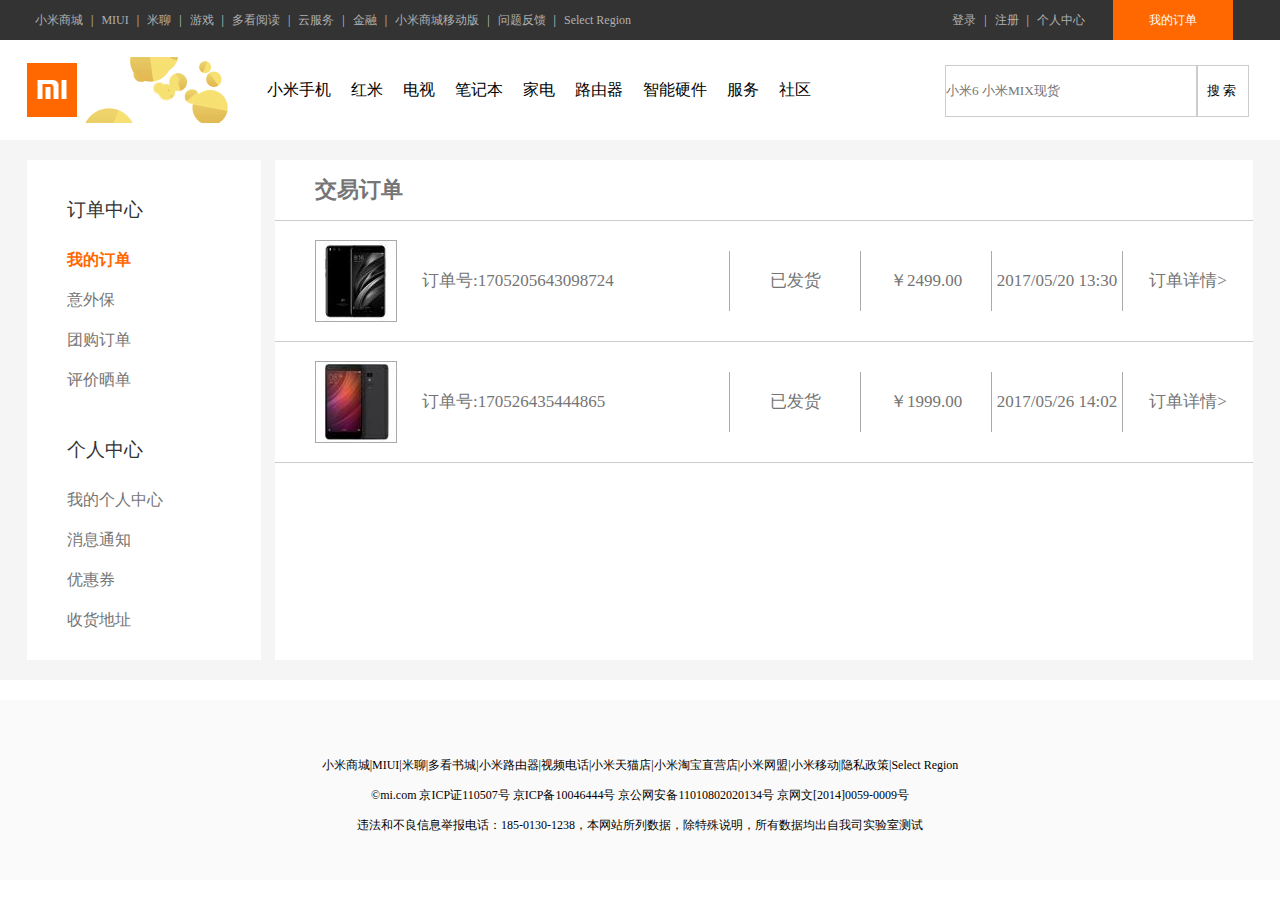
<file: src/main/resources/static/dingdanzhongxin.html>
<!DOCTYPE html>
<html>
<head>
    <meta charset="UTF-8">
    <meta name="author" content="order by dede58.com"/>
    <title>小米商城-个人中心</title>
    <link rel="stylesheet" type="text/css" href="./css/style.css">
</head>
<body>
<!-- start header -->
<header>
    <div class="top center">
        <div class="left fl">
            <ul>
                <li><a href="http://www.mi.com/" target="_blank">小米商城</a></li>
                <li>|</li>
                <li><a href="">MIUI</a></li>
                <li>|</li>
                <li><a href="">米聊</a></li>
                <li>|</li>
                <li><a href="">游戏</a></li>
                <li>|</li>
                <li><a href="">多看阅读</a></li>
                <li>|</li>
                <li><a href="">云服务</a></li>
                <li>|</li>
                <li><a href="">金融</a></li>
                <li>|</li>
                <li><a href="">小米商城移动版</a></li>
                <li>|</li>
                <li><a href="">问题反馈</a></li>
                <li>|</li>
                <li><a href="">Select Region</a></li>
                <div class="clear"></div>
            </ul>
        </div>
        <div class="right fr">
            <div class="gouwuche fr"><a href="">我的订单</a></div>
            <div class="fr">
                <ul>
                    <li><a href="./login.html" target="_blank">登录</a></li>
                    <li>|</li>
                    <li><a href="./register.html" target="_blank">注册</a></li>
                    <li>|</li>
                    <li><a href="./self_info.html">个人中心</a></li>
                </ul>
            </div>
            <div class="clear"></div>
        </div>
        <div class="clear"></div>
    </div>
</header>
<!--end header -->
<!-- start banner_x -->
<div class="banner_x center">
    <a href="./index.html" target="_blank">
        <div class="logo fl"></div>
    </a>
    <a href="">
        <div class="ad_top fl"></div>
    </a>
    <div class="nav fl">
        <ul>
            <li><a href="./liebiao.html" target="_blank">小米手机</a></li>
            <li><a href="">红米</a></li>
            <li><a href="">电视</a></li>
            <li><a href="">笔记本</a></li>
            <li><a href="">家电</a></li>
            <li><a href="">路由器</a></li>
            <li><a href="">智能硬件</a></li>
            <li><a href="">服务</a></li>
            <li><a href="">社区</a></li>
        </ul>
    </div>
    <div class="search fr">
        <form action="" method="post">
            <div class="text fl">
                <input type="text" class="shuru" placeholder="小米6&nbsp;小米MIX现货">
            </div>
            <div class="submit fl">
                <input type="submit" class="sousuo" value="搜索"/>
            </div>
            <div class="clear"></div>
        </form>
        <div class="clear"></div>
    </div>
</div>
<!-- end banner_x -->
<!-- self_info -->
<div class="grzxbj">
    <div class="selfinfo center">
        <div class="lfnav fl">
            <div class="ddzx">订单中心</div>
            <div class="subddzx">
                <ul>
                    <li><a href="" style="color:#ff6700;font-weight:bold;">我的订单</a></li>
                    <li><a href="">意外保</a></li>
                    <li><a href="">团购订单</a></li>
                    <li><a href="">评价晒单</a></li>
                </ul>
            </div>
            <div class="ddzx">个人中心</div>
            <div class="subddzx">
                <ul>
                    <li><a href="./self_info.html">我的个人中心</a></li>
                    <li><a href="">消息通知</a></li>
                    <li><a href="">优惠券</a></li>
                    <li><a href="">收货地址</a></li>
                </ul>
            </div>
        </div>
        <div class="rtcont fr">
            <div class="ddzxbt">交易订单</div>
            <div class="ddxq">
                <div class="ddspt fl"><img src="./image/gwc_xiaomi6.jpg" alt=""></div>
                <div class="ddbh fl">订单号:1705205643098724</div>
                <div class="ztxx fr">
                    <ul>
                        <li>已发货</li>
                        <li>￥2499.00</li>
                        <li>2017/05/20 13:30</li>
                        <li><a href="orderItem.html">订单详情></a></li>
                        <div class="clear"></div>
                    </ul>
                </div>
                <div class="clear"></div>
            </div>
            <div class="ddxq">
                <div class="ddspt fl"><img src="./image/liebiao_hongmin4_dd.jpg" alt=""></div>
                <div class="ddbh fl">订单号:170526435444865</div>
                <div class="ztxx fr">
                    <ul>
                        <li>已发货</li>
                        <li>￥1999.00</li>
                        <li>2017/05/26 14:02</li>
                        <li><a href="orderItem.html">订单详情></a></li>
                        <div class="clear"></div>
                    </ul>
                </div>
                <div class="clear"></div>
            </div>
        </div>
        <div class="clear"></div>
    </div>
</div>
<!-- self_info -->

<footer class="mt20 center">
    <div class="mt20">小米商城|MIUI|米聊|多看书城|小米路由器|视频电话|小米天猫店|小米淘宝直营店|小米网盟|小米移动|隐私政策|Select Region</div>
    <div>©mi.com 京ICP证110507号 京ICP备10046444号 京公网安备11010802020134号 京网文[2014]0059-0009号</div>
    <div>违法和不良信息举报电话：185-0130-1238，本网站所列数据，除特殊说明，所有数据均出自我司实验室测试</div>
</footer>
</body>
</html>
</file>
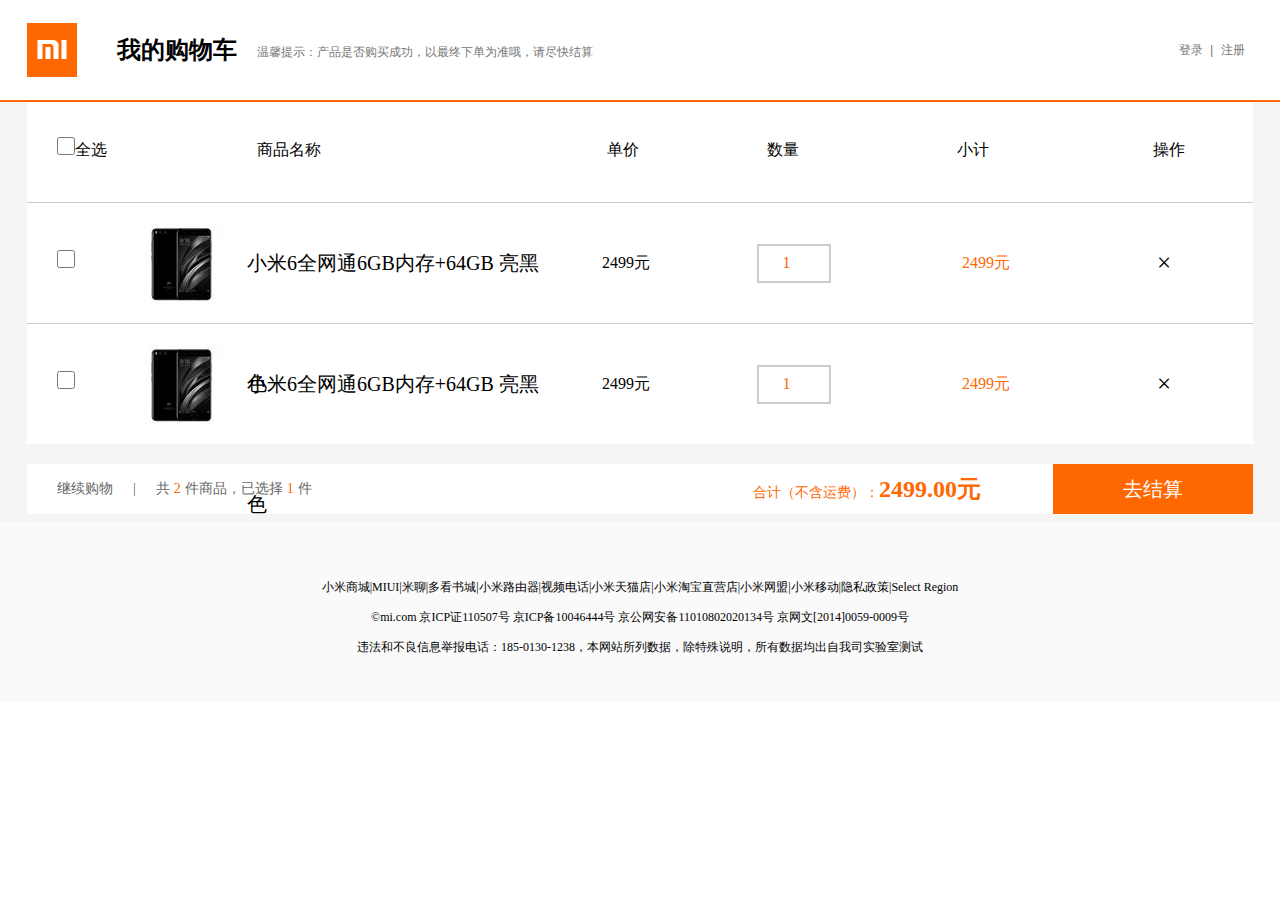
<file: src/main/resources/static/gouwuche.html>
<!DOCTYPE html>
<html>
	<head>
		<meta charset="UTF-8">
        <meta name="author" content="order by dede58.com"/>
		<title>我的购物车-小米商城</title>
		<link rel="stylesheet" type="text/css" href="./css/style.css">
	</head>
	<body>
	<!-- start header -->
	<!--end header -->

<!-- start banner_x -->
		<div class="banner_x center">
			<a href="./index.html" target="_blank"><div class="logo fl"></div></a>
			
			<div class="wdgwc fl ml40">我的购物车</div>
			<div class="wxts fl ml20">温馨提示：产品是否购买成功，以最终下单为准哦，请尽快结算</div>
			<div class="dlzc fr">
				<ul>
					<li><a href="./login.html" target="_blank">登录</a></li>
					<li>|</li>
					<li><a href="./register.html" target="_blank">注册</a></li>	
				</ul>
				
			</div>
			<div class="clear"></div>
		</div>
		<div class="xiantiao"></div>
		<div class="gwcxqbj">
			<div class="gwcxd center">
				<div class="top2 center">
					<div class="sub_top fl">
						<input type="checkbox" value="quanxuan" class="quanxuan" />全选
					</div>
					<div class="sub_top fl">商品名称</div>
					<div class="sub_top fl">单价</div>
					<div class="sub_top fl">数量</div>
					<div class="sub_top fl">小计</div>
					<div class="sub_top fr">操作</div>
					<div class="clear"></div>
				</div>
				<div class="content2 center">
					<div class="sub_content fl ">
						<input type="checkbox" value="quanxuan" class="quanxuan" />
					</div>
					<div class="sub_content fl"><img src="./image/gwc_xiaomi6.jpg"></div>
					<div class="sub_content fl ft20">小米6全网通6GB内存+64GB 亮黑色</div>
					<div class="sub_content fl ">2499元</div>
					<div class="sub_content fl">
						<input class="shuliang" type="number" value="1" step="1" min="1" >
					</div>
					<div class="sub_content fl">2499元</div>
					<div class="sub_content fl"><a href="">×</a></div>
					<div class="clear"></div>
				</div>
				<div class="content2 center">
					<div class="sub_content fl ">
						<input type="checkbox" value="quanxuan" class="quanxuan" />
					</div>
					<div class="sub_content fl"><img src="./image/gwc_xiaomi6.jpg"></div>
					<div class="sub_content fl ft20">小米6全网通6GB内存+64GB 亮黑色</div>
					<div class="sub_content fl ">2499元</div>
					<div class="sub_content fl">
						<input class="shuliang" type="number" value="1" step="1" min="1" >
					</div>
					<div class="sub_content fl">2499元</div>
					<div class="sub_content fl"><a href="">×</a></div>
					<div class="clear"></div>
				</div>
			</div>
			<div class="jiesuandan mt20 center">
				<div class="tishi fl ml20">
					<ul>
						<li><a href="./liebiao.html">继续购物</a></li>
						<li>|</li>
						<li>共<span>2</span>件商品，已选择<span>1</span>件</li>
						<div class="clear"></div>
					</ul>
				</div>
				<div class="jiesuan fr">
					<div class="jiesuanjiage fl">合计（不含运费）：<span>2499.00元</span></div>
					<div class="jsanniu fr"><input class="jsan" type="submit" name="jiesuan"  value="去结算"/></div>
					<div class="clear"></div>
				</div>
				<div class="clear"></div>
			</div>
			
		</div>

  

	
	<!-- footer -->
	<footer class="center">
			
			<div class="mt20">小米商城|MIUI|米聊|多看书城|小米路由器|视频电话|小米天猫店|小米淘宝直营店|小米网盟|小米移动|隐私政策|Select Region</div>
			<div>©mi.com 京ICP证110507号 京ICP备10046444号 京公网安备11010802020134号 京网文[2014]0059-0009号</div> 
			<div>违法和不良信息举报电话：185-0130-1238，本网站所列数据，除特殊说明，所有数据均出自我司实验室测试</div>
		</footer>

	</body>
</html>
</file>
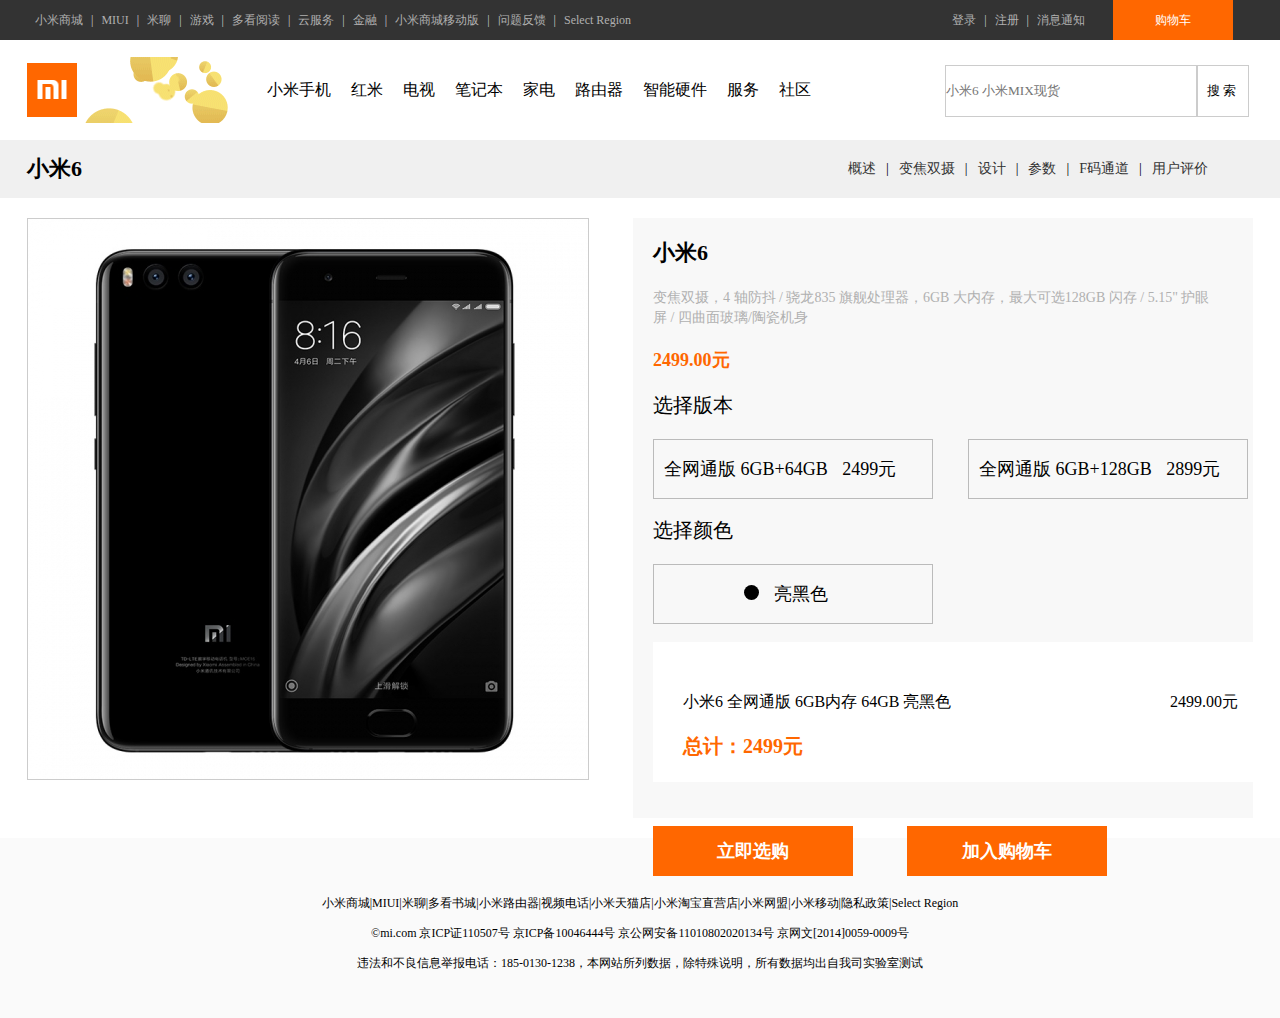
<file: src/main/resources/static/xiangqing.html>
<!DOCTYPE html>
<html>
	<head>
		<meta charset="UTF-8">
        <meta name="author" content="order by dede58.com"/>
		<title>小米6立即购买-小米商城</title>
		<link rel="stylesheet" type="text/css" href="./css/style.css">
	</head>
	<body>
	<!-- start header -->
		<header>
			<div class="top center">
				<div class="left fl">
					<ul>
						<li><a href="http://www.mi.com/" target="_blank">小米商城</a></li>
						<li>|</li>
						<li><a href="">MIUI</a></li>
						<li>|</li>
						<li><a href="">米聊</a></li>
						<li>|</li>
						<li><a href="">游戏</a></li>
						<li>|</li>
						<li><a href="">多看阅读</a></li>
						<li>|</li>
						<li><a href="">云服务</a></li>
						<li>|</li>
						<li><a href="">金融</a></li>
						<li>|</li>
						<li><a href="">小米商城移动版</a></li>
						<li>|</li>
						<li><a href="">问题反馈</a></li>
						<li>|</li>
						<li><a href="">Select Region</a></li>
						<div class="clear"></div>
					</ul>
				</div>
				<div class="right fr">
					<div class="gouwuche fr"><a href="">购物车</a></div>
					<div class="fr">
						<ul>
							<li><a href="./login.html" target="_blank">登录</a></li>
							<li>|</li>
							<li><a href="./register.html" target="_blank" >注册</a></li>
							<li>|</li>
							<li><a href="">消息通知</a></li>
						</ul>
					</div>
					<div class="clear"></div>
				</div>
				<div class="clear"></div>
			</div>
		</header>
	<!--end header -->

<!-- start banner_x -->
		<div class="banner_x center">
			<a href="./index.html" target="_blank"><div class="logo fl"></div></a>
			<a href=""><div class="ad_top fl"></div></a>
			<div class="nav fl">
				<ul>
					<li><a href="./liebiao.html" target="_blank">小米手机</a></li>
					<li><a href="">红米</a></li>
					<li><a href="">电视</a></li>
					<li><a href="">笔记本</a></li>
					<li><a href="">家电</a></li>
					<li><a href="">路由器</a></li>
					<li><a href="">智能硬件</a></li>
					<li><a href="">服务</a></li>
					<li><a href="">社区</a></li>
				</ul>
			</div>
			<div class="search fr">
				<form action="" method="post">
					<div class="text fl">
						<input type="text" class="shuru"  placeholder="小米6&nbsp;小米MIX现货">
					</div>
					<div class="submit fl">
						<input type="submit" class="sousuo" value="搜索"/>
					</div>
					<div class="clear"></div>
				</form>
				<div class="clear"></div>
			</div>
		</div>
<!-- end banner_x -->

	
	<!-- xiangqing -->
	<form action="post" method="">
	<div class="xiangqing">
		<div class="neirong w">
			<div class="xiaomi6 fl">小米6</div>
			<nav class="fr">
				<li><a href="">概述</a></li>
				<li>|</li>
				<li><a href="">变焦双摄</a></li>
				<li>|</li>
				<li><a href="">设计</a></li>
				<li>|</li>
				<li><a href="">参数</a></li>
				<li>|</li>
				<li><a href="">F码通道</a></li>
				<li>|</li>
				<li><a href="">用户评价</a></li>
				<div class="clear"></div>
			</nav>
			<div class="clear"></div>
		</div>	
	</div>
	
	<div class="jieshao mt20 w">
		<div class="left fl"><img src="./image/liebiao_xiaomi6.jpg"></div>
		<div class="right fr">
			<div class="h3 ml20 mt20">小米6</div>
			<div class="jianjie mr40 ml20 mt10">变焦双摄，4 轴防抖 / 骁龙835 旗舰处理器，6GB 大内存，最大可选128GB 闪存 / 5.15" 护眼屏 / 四曲面玻璃/陶瓷机身</div>
			<div class="jiage ml20 mt10">2499.00元</div>
			<div class="ft20 ml20 mt20">选择版本</div>
			<div class="xzbb ml20 mt10">
				<div class="banben fl">
					<a>
						<span>全网通版 6GB+64GB </span>
						<span>2499元</span>
					</a>
				</div>
				<div class="banben fr">
					<a>
						<span>全网通版 6GB+128GB</span>
						<span>2899元</span>
					</a>
				</div>
				<div class="clear"></div>
			</div>
			<div class="ft20 ml20 mt20">选择颜色</div>
			<div class="xzbb ml20 mt10">
				<div class="banben">
					<a>
						<span class="yuandian"></span>
						<span class="yanse">亮黑色</span>
					</a>
				</div>
				
			</div>
			<div class="xqxq mt20 ml20">
				<div class="top1 mt10">
					<div class="left1 fl">小米6 全网通版 6GB内存 64GB 亮黑色</div>
					<div class="right1 fr">2499.00元</div>
					<div class="clear"></div>
				</div>
				<div class="bot mt20 ft20 ftbc">总计：2499元</div>
			</div>
			<div class="xiadan ml20 mt20">
					<input class="jrgwc"  type="button" name="jrgwc" value="立即选购" />
					<input class="jrgwc" type="button" name="jrgwc" value="加入购物车" />
				
			</div>
		</div>
		<div class="clear"></div>
	</div>
	</form>
	<!-- footer -->
	<footer class="mt20 center">
			
			<div class="mt20">小米商城|MIUI|米聊|多看书城|小米路由器|视频电话|小米天猫店|小米淘宝直营店|小米网盟|小米移动|隐私政策|Select Region</div>
			<div>©mi.com 京ICP证110507号 京ICP备10046444号 京公网安备11010802020134号 京网文[2014]0059-0009号</div> 
			<div>违法和不良信息举报电话：185-0130-1238，本网站所列数据，除特殊说明，所有数据均出自我司实验室测试</div>

		</footer>

	</body>
</html>
</file>
<file: src/main/resources/static/css/style.css>
*{margin: 0;padding: 0;text-decoration: none;list-style-type: none;font-family: Times New Roman;}

img{border:none;}
a{border:none;text-decoration: none;color:#000;}
.border{border:1px solid red;}
.center{margin: 0 auto;}
.w{width: 1226px;margin: 0 auto;}
.fl{float: left;}
.fr{float: right;}
.clear{clear:both;}
.mt20{margin-top: 20px;}
.mt10{margin-top: 20px;}
.ml20{margin-left: 20px;}
.ml40{margin-left: 40px;}
.mr40{margin-right: 40px;}
.mb20{margin-bottom: 20px;}
.border2{border:2px solid #ff6700;}
.ft20{font-size: 20px;}
.ftbc{color: #ff6700;font-weight: bold;}
.pr{padding-right: 40px;}

.h3{font-size: 22px;font-weight: bold;}


/*header*/
header{width: 100%;height: 40px;background: #333}
header .top{width: 1226px;height: 40px;line-height: 40px;}
header .top .left ul li{float: left;font-size: 12px;color: #ccc;}
header .top .left ul li a{display:block;padding:0 8px;font-size: 12px;font-family: Times New Roman;color: #b0b0b0;}
header .top .left ul li a:hover{color:#fff;}
header .top .right ul li{float: left;font-size: 12px;color: #ccc;}
header .top .right ul li a{display:block;padding:0 8px;font-size: 12px;font-family: Times New Roman;color: #b0b0b0;}
header .top .right ul li a:hover{color:#fff;}
header .top .right .gouwuche a{color:#fff;}
header .top .right .gouwuche{margin:0 20px;background: #424242;width: 120px;text-align: center;font-size: 12px;cursor:pointer;background: #ff6700;color: #fff;}

header .top .right .gouwuche:hover{color:#000;background: #666;}
/*banner_x*/
.banner_x {width: 1226px;height: 100px;}
.banner_x .logo{background: url('../image/logo_top.png') no-repeat center center;width: 50px;height: 100px;}
.banner_x .ad_top{width: 180px;height: 100px;background: url('../image/yyymix.gif') no-repeat center center;}
.banner_x .nav ul li{float: left;height: 100px;line-height: 100px;}
.banner_x .nav ul li a{display:inline-block;color: #000;font-size: 16px;padding: 0 10px;}
.banner_x .nav ul li a:hover{color: rgb(255,103,0); }
.banner_x .search{width: 308px;height: 100px;line-height: 100px;}
.banner_x .search .text{width: 250px;height:50px;line-height: 50px;font-size: 12px;margin-top: 25px;border:1px solid #ccc;}
.banner_x .search .text:hover{border-color: #ff6700;}
.banner_x .search .text .shuru{border: none;width: 250px;height: 50px;}
.banner_x .search .submit{width: 50px;height:50px;line-height: 50px;text-align:center;font-size: 12px;margin-top: 25px;border:1px solid #ccc;}
.banner_x .search .submit .sousuo{letter-spacing:3px;text-align:center;width: 50px;height:50px;border: none;background: none;cursor:pointer;}
.banner_x .search .submit:hover{border-color: #ff6700;color:#ff6700;} 
/*banner_y*/
.banner_y{width:1226px;height:460px;background: url('../image/1.jpg') no-repeat;}
.banner_y .nav{width: 234px;height: 460px;background: rgb(12,12,19);}
.banner_y .nav ul{padding: 20px 0;position:relative;}
.banner_y .nav ul li{display: block;width: 174px;height: 40px;line-height:40px;font-size: 14px;padding: 0 30px;}
.banner_y .nav ul li .pop{width: 800px;height: 460px;background: #fff;position:absolute;left:234px;top:0px;display: none;}
.banner_y .nav ul li:hover .pop{display: block;box-shadow: 2px 3px 5px #ccc; border-top: 1px solid #ccc;}
.banner_y .nav ul li .pop .left{width: 350px;height: 460px;background: #fff;}
.banner_y .nav ul li .pop .left div{margin-bottom: 3px;}
.banner_y .nav ul li .pop .left .xuangou_left{height: 40px;line-height:40px; font-size: 14px;margin-left: 10px;margin-top: 20px;}
.banner_y .nav ul li .pop .left .xuangou_left a{color: #000;}
.banner_y .nav ul li .pop .left .xuangou_left a img{valign:middle;}
.banner_y .nav ul li .pop .left .xuangou_left a span{display: inline-block;margin-left: 10px;font-size: 14px;}
.banner_y .nav ul li .pop .left .xuangou_left a span:hover{color:#ff6700;}
.banner_y .nav ul li .pop .left .xuangou_right{margin-top: 25px;height: 40px;line-height: 40px;}
.banner_y .nav ul li .pop .left .xuangou_right a{display: block;width: 60px;line-height:24px;height: 24px;text-align: center;font-size: 12px;color:#ff6700;border:1px solid #ff6700;}
.banner_y .nav ul li .pop .left .xuangou_right a:hover{display: block;background:#ff6700;color:#fff; }

.banner_y .nav ul li .pop .ctn{width: 350px;height: 460px;}
.banner_y .nav ul li .pop .ctn div{margin-bottom: 3px;}
.banner_y .nav ul li .pop .ctn .xuangou_left{height: 40px;line-height:40px; font-size: 14px;margin-left: 10px;margin-top: 20px;}
.banner_y .nav ul li .pop .ctn .xuangou_left a{color: #000;}
.banner_y .nav ul li .pop .ctn .xuangou_left a img{valign:middle;}
.banner_y .nav ul li .pop .ctn .xuangou_left a span{display: inline-block;margin-left: 10px;font-size: 14px;}
.banner_y .nav ul li .pop .ctn .xuangou_left a span:hover{color:#ff6700;}
.banner_y .nav ul li .pop .ctn .xuangou_right{margin-top: 25px;height: 40px;line-height: 40px;}
.banner_y .nav ul li .pop .ctn .xuangou_right a{display: block;width: 60px;line-height:24px;height: 24px;text-align: center;font-size: 12px;color:#ff6700;border:1px solid #ff6700;}
.banner_y .nav ul li .pop .ctn .xuangou_right a:hover{display: block;background:#ff6700;color:#fff; }

.banner_y .nav ul li .pop .right{width: 300px;height: 460px;margin-right: 5px;}
.banner_y .nav ul li .pop .right div{margin-bottom: 3px;}
.banner_y .nav ul li .pop .right .xuangou_left{height: 40px;line-height:40px; font-size: 14px;margin-left: 10px;margin-top: 20px;}
.banner_y .nav ul li .pop .right .xuangou_left a{color: #000;}
.banner_y .nav ul li .pop .right .xuangou_left a img{valign:middle;}
.banner_y .nav ul li .pop .right .xuangou_left a span{display: inline-block;margin-left: 10px;font-size: 14px;}
.banner_y .nav ul li .pop .right .xuangou_left a span:hover{color:#ff6700;}
.banner_y .nav ul li .pop .right .xuangou_right{margin-top: 25px;height: 40px;line-height: 40px;}
.banner_y .nav ul li .pop .right .xuangou_right a{display: block;width: 60px;line-height:24px;height: 24px;text-align: center;font-size: 12px;color:#ff6700;border:1px solid #ff6700;}
.banner_y .nav ul li .pop .right .xuangou_right a:hover{display: block;background:#ff6700;color:#fff; }

.banner_y .nav ul li:hover{background: #ff6700; }
.banner_y .nav ul li a{display:inline-block;margin-left:10px;color: #fff;}
.tlinks{text-indent:-9999px;height:0;line-height:0;font-size:0;overflow:hidden;}
/*sub_banner*/
.sub_banner{width: 1226px;height: 170px;margin-top: 15px;}
.sub_banner .sidebar{width: 234px;height: 170px;}
.sub_banner .sidebar div{width: 78px;height: 85px;marign:0;padding: 0;}
.sub_banner .sidebar div a img{opacity:0.8;}
.sub_banner .sidebar div a img:hover{opacity:1;}
.sub_banner .datu{width: 316px;height: 170px;margin-left: 14px;}
.sub_banner .datu a img{width: 316px;height: 170px;opacity:0.8;}
.sub_banner .datu a img:hover{opacity:1;}
/*danpin*/
.biaoti{width: 1226px;height: 58px;line-height: 58px;font-size: 
22px;font-weight: bold;margin-top: 20px;}
.danpin .main{width: 1226px;height: 340px;}
.danpin .main .mingxing{width: 234px;height: 339px;background: rgb(250,250,250);}
.danpin .main .mingxing:nth-of-type(1){border-top: 1px solid orange;margin-right:14px;}
.danpin .main .mingxing:nth-of-type(2){border-top: 1px solid green;margin-right:14px;}
.danpin .main .mingxing:nth-of-type(3){border-top: 1px solid blue;margin-right:14px;}
.danpin .main .mingxing:nth-of-type(4){border-top: 1px solid red;margin-right:14px;}
.danpin .main .mingxing:nth-of-type(5){border-top: 1px solid yellow;}
.danpin .main .mingxing .sub_mingxing{padding: 37px;}
.danpin .main .mingxing .sub_mingxing a img{display:block;width: 160px;height: 160px;opacity: 0.85}
.danpin .main .mingxing .sub_mingxing a img:hover{width: 160px;height: 160px;opacity: 1;}
.danpin .main .mingxing .pinpai{width: 234px;height: 14px;line-height: 14px;text-align: center;margin-top: -10px;}
.danpin .main .mingxing .pinpai a{font-size: 14px;color:#333;}
.danpin .main .mingxing .youhui{width: 234px;height: 12px;line-height: 12px;margin:15px 0;font-size: 12px;color: rgb(176,176,176);text-align: center;}
.danpin .main .mingxing .jiage{font-size: 14px;text-align: center;color:#ff6709;}

/*peijian*/
.peijian{background: rgb(245,245,245);}
.peijian .main{height:614px;}
.peijian .main .content{width: 1226px;height: 300px;}
.peijian .main .content:nth-of-type(2){margin-top: 14px;}
.peijian .main .content .remen{width:234px;height: 300px;margin-right: 14px;position:relative;background: #fff;}
.peijian .main .content .remen:hover{margin-top: -2px;box-shadow: 0px 0px 30px #ccc;}
.peijian .main .content .remen:nth-of-type(5){margin:0;}
.peijian .main .content .remen .xinpin span{display: block;margin:0 auto;font-size: 10px;line-height:20px;height: 20px;color:#fff;width: 65px;background: #83c44e;text-align: center;}
.peijian .main .content .remen .tu a img{margin:10px 42px 20px 42px;}
.peijian .main .content .remen .miaoshu{width: 234px;height: 25px;line-height: 25px;text-align: center;overflow: hidden;}
.peijian .main .content .remen .miaoshu a{color:#000;font-size: 14px;}
.peijian .main .content .remen .jiage{color:#ff6700;font-size: 14px;text-align:center;width: 234px;height: 25px;line-height: 25px;}
.peijian .main .content .remen .pingjia{width:234px;height: 15px;line-height: 15px;font-size: 12px;color:#aaa;text-align: center;}
.peijian .main .content .remen .piao{width: 204px;height: 60px;font-size:12px;padding:10px 0px 0px 30px;background:#ff6700; position: absolute;display: none;}
.peijian .main .content .remen .piao a{color:#fff;}
.peijian .main .content .remen .piao span{display: block;margin-top:5px;}
.peijian .main .content .remen:hover .piao{display: block;margin-top: -40px;}
.peijian .main .content .remenlast{width:234px;height: 300px;}
.hongmi:hover{margin-top: -2px;box-shadow: 0px 0px 15px #ccc;}
.liulangengduo{margin-top: 12px;}
.liulangengduo:hover{margin-top: 10px;box-shadow: 0px 0px 30px #ccc;}
/*xiangqing*/
.xiangqing{width: 100%;height: 58px;background: rgb(240,240,240);}
.xiangqing .neirong{height: 58px;width: 1226px;}
.xiangqing .neirong .xiaomi6{width:300px;height: 58px;line-height: 58px;font-size: 
22px;font-weight: bold;}
.xiangqing .neirong nav{display:inline-block;width: 410px;height: 58px;line-height: 58px;}
.xiangqing .neirong nav li{font-size:14px;float: left;display: block;margin:0px 5px;}
.xiangqing .neirong nav li a{color: #333;font-size: 14px;}
.xiangqing .neirong nav li a:hover{color:#ff6700;}
/*jieshao*/
.jieshao{height: 600px; }
.jieshao .left{width:560px;height:560px;border:1px solid #ccc;}
.jieshao .right{width:620px;background: rgb(248,248,248);height: 600px;}
.jieshao .right .jianjie{font-size: 14px;color: rgb(176,176,176);line-height: 20px;}
.jieshao .right .jiage{font-size: 18px;color:#ff6700;font-weight: bold;}
.jieshao .right .xzbb{height: 58px;line-height:58px;}
.jieshao .right .xzbb .banben{height: 58px;line-height: 58px;width: 278px;cursor:pointer;margin-right: 5px;border:1px solid #bbb;}
.jieshao .right .xzbb .banben a{display:block;font-size: 18px;color:#000;padding:0 10px;}
.jieshao .right .xzbb .banben a span{display: inline-block;margin-right: 10px;}
.jieshao .right .xzbb .banben a:hover{color:#ff6700;}
.jieshao .right .xzbb .banben:hover{border:1px solid #ff6700;}
.jieshao .right .xzbb .banben a .yuandian{display: inline-block;height: 15px;width: 15px;border-radius: 50%;background: #000;margin-left: 80px;}
/*选取详情*/
.xqxq{height: 80px;width: 555px;background: rgb(255,255,255);padding:30px;}
/*是否下单*/
.xiadan{height: 50px;line-height: 100px;}
.xiadan .jrgwc{height: 50px;width: 200px;border:none;background:#ff6700;color:#fff;font-size: 18px;font-weight: bold;cursor:pointer;margin-right: 50px;}
.xiadan .jrgwc:hover{border:1px solid #fff;}
/*我的购物车*/
.banner_x .wdgwc{height: 100px;line-height: 100px;font-weight:bold;font-size: 24px;}
.banner_x .wxts{height: 90px;line-height: 105px;font-size: 12px;color:#777;}
.banner_x .dlzc{height: 100px;line-height: 100px;}
.banner_x .dlzc ul li{float: left;font-size: 12px;}
.banner_x .dlzc ul li a{display:block;padding:0 8px;font-size: 12px;font-family: Times New Roman;color: #777;}
.banner_x .dlzc ul li a:hover{color:#ff6700; }
.xiantiao{width: 100%;height: 2px;background:#ff6700; }
/*购物车详单*/
.gwcxqbj{width: 100%;height:400px;background: rgb(245,245,245);padding-bottom: 20px;}
.gwcxqbj .gwcxd{background: #fff;width: 1226px;height: auto;padding-top: 30px;}
.gwcxqbj .gwcxd .top2{width:1226px;height: 70px;}
.gwcxqbj .gwcxd .top2 .sub_top{width: 100px;height: 70px;line-height:36px;margin-right: 0px;margin-top:0px;margin-left: 30px;}
.gwcxqbj .gwcxd .top2 .sub_top:nth-of-type(2){margin-left: 100px;}
.gwcxqbj .gwcxd .top2 .sub_top:nth-of-type(3){margin-left: 250px;}
.gwcxqbj .gwcxd .top2 .sub_top:nth-of-type(4){margin-left: 60px;}
.gwcxqbj .gwcxd .top2 .sub_top:nth-of-type(5){margin-left: 90px;}
.gwcxqbj .gwcxd .top2 .sub_top .quanxuan{width:18px;height:18px;border:1px solid #ccc;background: none;}
.gwcxqbj .gwcxd .content2{width:1226px;height: 120px;border-top: 1px solid #ccc;}
.gwcxqbj .gwcxd .content2 .sub_content{width:50px;height: 120px;line-height:120px;margin-right: 0px;}
.gwcxqbj .gwcxd .sub_content .quanxuan{width:18px;height:18px;border:1px solid #ccc;background: none;}
.gwcxqbj .gwcxd .content2 .sub_content img{vertical-align: middle;}
.gwcxqbj .gwcxd .content2 .sub_content:nth-of-type(1){margin-left: 30px;} 
.gwcxqbj .gwcxd .content2 .sub_content:nth-of-type(2){margin-left: 35px;}
.gwcxqbj .gwcxd .content2 .sub_content:nth-of-type(3){margin-left: 55px;width: 300px;}
.gwcxqbj .gwcxd .content2 .sub_content:nth-of-type(4){margin-left: 55px;}
.gwcxqbj .gwcxd .content2 .sub_content:nth-of-type(5){margin-left: 105px;}
.gwcxqbj .gwcxd .content2 .sub_content:nth-of-type(6){margin-left: 155px;color:#ff6700;}
.gwcxqbj .gwcxd .content2 .sub_content:nth-of-type(7){margin-left: 145px;font-size: 25px;}
.gwcxqbj .gwcxd .content2 .sub_content .shuliang{width: 70px;height: 35px;border:2px solid #ccc;text-align: center;font-size:16px;color:#ff6700;}
.gwcxqbj .gwcxd .content2 .sub_content a{display: block;width: 20px;height: 20px;border-radius: 10px;color:#000;}
.gwcxqbj .gwcxd .content2 .sub_content a:hover{color:#ff6700;}
/*结算单*/
.jiesuandan{width:1226px;height: 50px;background: #fff;}
.jiesuandan .tishi{width: 400px;height: 50px;line-height: 50px;}
.jiesuandan .tishi ul li{float: left; font-size: 14px;display: inline-block;padding:0 10px;color:#666;}
.jiesuandan .tishi ul li a{color:#666;}
.jiesuandan .tishi ul li a:hover{color:#ff6700;}
.jiesuandan .tishi ul li span{display:inline-block;color:#ff6700;margin:0 4px;}
.jiesuandan .jiesuan{width: 500px;height: 50px;line-height: 50px;font-size: 14px;color:#ff6700;}
.jiesuandan .jiesuan .jiesuanjiage span{font-size: 24px;font-weight: bold;}
.jiesuandan .jiesuan .jsanniu .jsan{width: 200px;height: 50px;color:#fff;background:rgb(255,103,0); font-size: 20px;border:none;cursor:pointer;}
.jiesuandan .jiesuan .jsanniu .jsan:hover{background: rgb(242,88,7);}
/*个人中心*/
.grzxbj{width: 100%;height:auto;background: rgb(245,245,245);padding-bottom: 20px;padding-top: 20px;}
.grzxbj .selfinfo{width: 1226px;}
.grzxbj .selfinfo .lfnav{width: 234px;height: 500px;background: #fff;}
.grzxbj .selfinfo .lfnav .ddzx{width: 234px;height: 40px;line-height: 40px;font-size: 19px; margin:30px 20px 10px 40px;color:rgb(51,51,51);}
.grzxbj .selfinfo .lfnav .subddzx ul li{display: block;width: 194px;height: 40px;line-height: 40px;padding-left: 40px;}
.grzxbj .selfinfo .lfnav .subddzx ul li a{color:rgb(117,117,117);}
.grzxbj .selfinfo .lfnav .subddzx ul li a:hover{color:rgb(51,51,51);}
.grzxbj .selfinfo .rtcont{width: 978px;height: 500px;background: #fff;}
.grzxbj .selfinfo .rtcont .ddzxbt{width: 938px;height: 60px;line-height: 60px;font-size: 22px;font-weight:bold;color:rgb(117,117,117);padding-left: 40px;border-bottom: 1px solid #ccc;}
.grzxbj .selfinfo .rtcont .grzlbt{width:938px;height: 60px;line-height: 60px;font-size: 20px;color:rgb(117,117,117);}
.grzxbj .selfinfo .rtcont .subgrzl{height: 45px;line-height: 45px;width: 900px;background: rgb(253,253,253);border:1px solid #aaa;margin-top: 10px;margin-bottom: 10px;border-radius: 3px;}
.grzxbj .selfinfo .rtcont .subgrzl span:nth-of-type(1){display: inline-block;font-size: 15px;font-weight: bold;color:rgb(117,117,117);width: 70px;height: 45px;line-height: 45px;padding-left: 20px;}
.grzxbj .selfinfo .rtcont .subgrzl span:nth-of-type(2){display: inline-block;font-size: 15px;color:rgb(117,117,117);width: 480px;height: 45px;line-height: 45px;padding-left: 120px;
}
.grzxbj .selfinfo .rtcont .subgrzl span:nth-of-type(3){display: inline-block;font-size: 15px;width: 160px;height: 45px;line-height: 45px;text-align: right;}
.grzxbj .selfinfo .rtcont .subgrzl span a{color:teal; }
.grzxbj .selfinfo .rtcont .subgrzl span a:hover{color:#ff6700; }

/*订单中心*/
.grzxbj .selfinfo .rtcont .ddxq{width: 938px;height: 120px;line-height: 120px;font-size: 17px;color:rgb(117,117,117); 
	border-bottom: 1px solid #ccc;padding-left: 40px;}
.grzxbj .selfinfo .rtcont .ddxq .ddspt{width: 80px;height: 80px;margin: 19px 25px 0 0;border:1px solid #aaa;}
.grzxbj .selfinfo .rtcont .ddxq .ztxx ul li{display: inline-block;width: 130px;height: 60px;line-height:60px;float: left;border-left:1px solid #aaa; margin-top: 30px;text-align: center;}
.grzxbj .selfinfo .rtcont .ddxq .ztxx ul li a{color:rgb(117,117,117);}
.grzxbj .selfinfo .rtcont .ddxq .ztxx ul li a:hover{color:#ff6700;}
/*footer*/
footer{width: 100%;height: 120px;line-height: 30px;text-align: center;font-size: 12px;background: rgb(250,250,250);padding:30px 0;}


/*-----------------评论----------------*/
#comment{padding:0 40px 20px 40px;}
#comment .release{margin-top:60px;margin-bottom:50px;position:relative;padding:12px 157px 0 70px;}
#comment .release img{position:absolute;left:0;top:0;width:55px;height:55px;-webkit-border-radius:50%;-moz-border-radius:50%;border-radius:50%;}
#comment .release .text{width:100%;outline:0;float:left;height:38px;border:1px solid #dcd3c0;text-indent:10px;font-size:16px;}
#comment .release .submit{position:absolute;right:0;top:12px;font-size:14px;height:38px;line-height:38px;background:#ff8b3d;border:1px solid #ff8b3d;color:white;width:148px;}
#comment .list{padding-top:20px;}
#comment .list .tag{border-bottom:1px solid #ddd;margin-bottom:15px;padding-bottom:5px;}
#comment .list .tag a.cur{color:#f60;font-size:20px;}
#comment .list .tag span{margin:0 10px;color:#ccc;}
#comment .list li{padding:0 0 20px 70px;position:relative;margin-bottom:20px;border-bottom:1px solid #eee;}
#comment .list li .pic{position:absolute;position:absolute;left:0;top:0;}
#comment .list li .pic img{width:55px;height:55px;-webkit-border-radius:50%;-moz-border-radius:50%;border-radius:50%;}
#comment .list li .con{font-size:14px;}
#comment .list li .con label{font-weight:400;}
#comment .list li .con p{margin-top:5px;}
#comment .list li .con span{margin-top:5px;display:block;color:#999;}

#comment .list li .tip{position:absolute;right:0;top:0;}
#comment .list li .tip span{color:#999;font-size:16px;display:block;text-align:center;}

#comment .list li .tip span.t_box{line-height:22px;padding:0 5px;color:white;font-size:12px;}
#comment .list li .tip span.t_a{background:#6999ee;}
#comment .list li .tip span.t_b{background:#ff4c4c;}
#comment .list li .tip span.t_c{background:#ff8b3d;}
</file>
